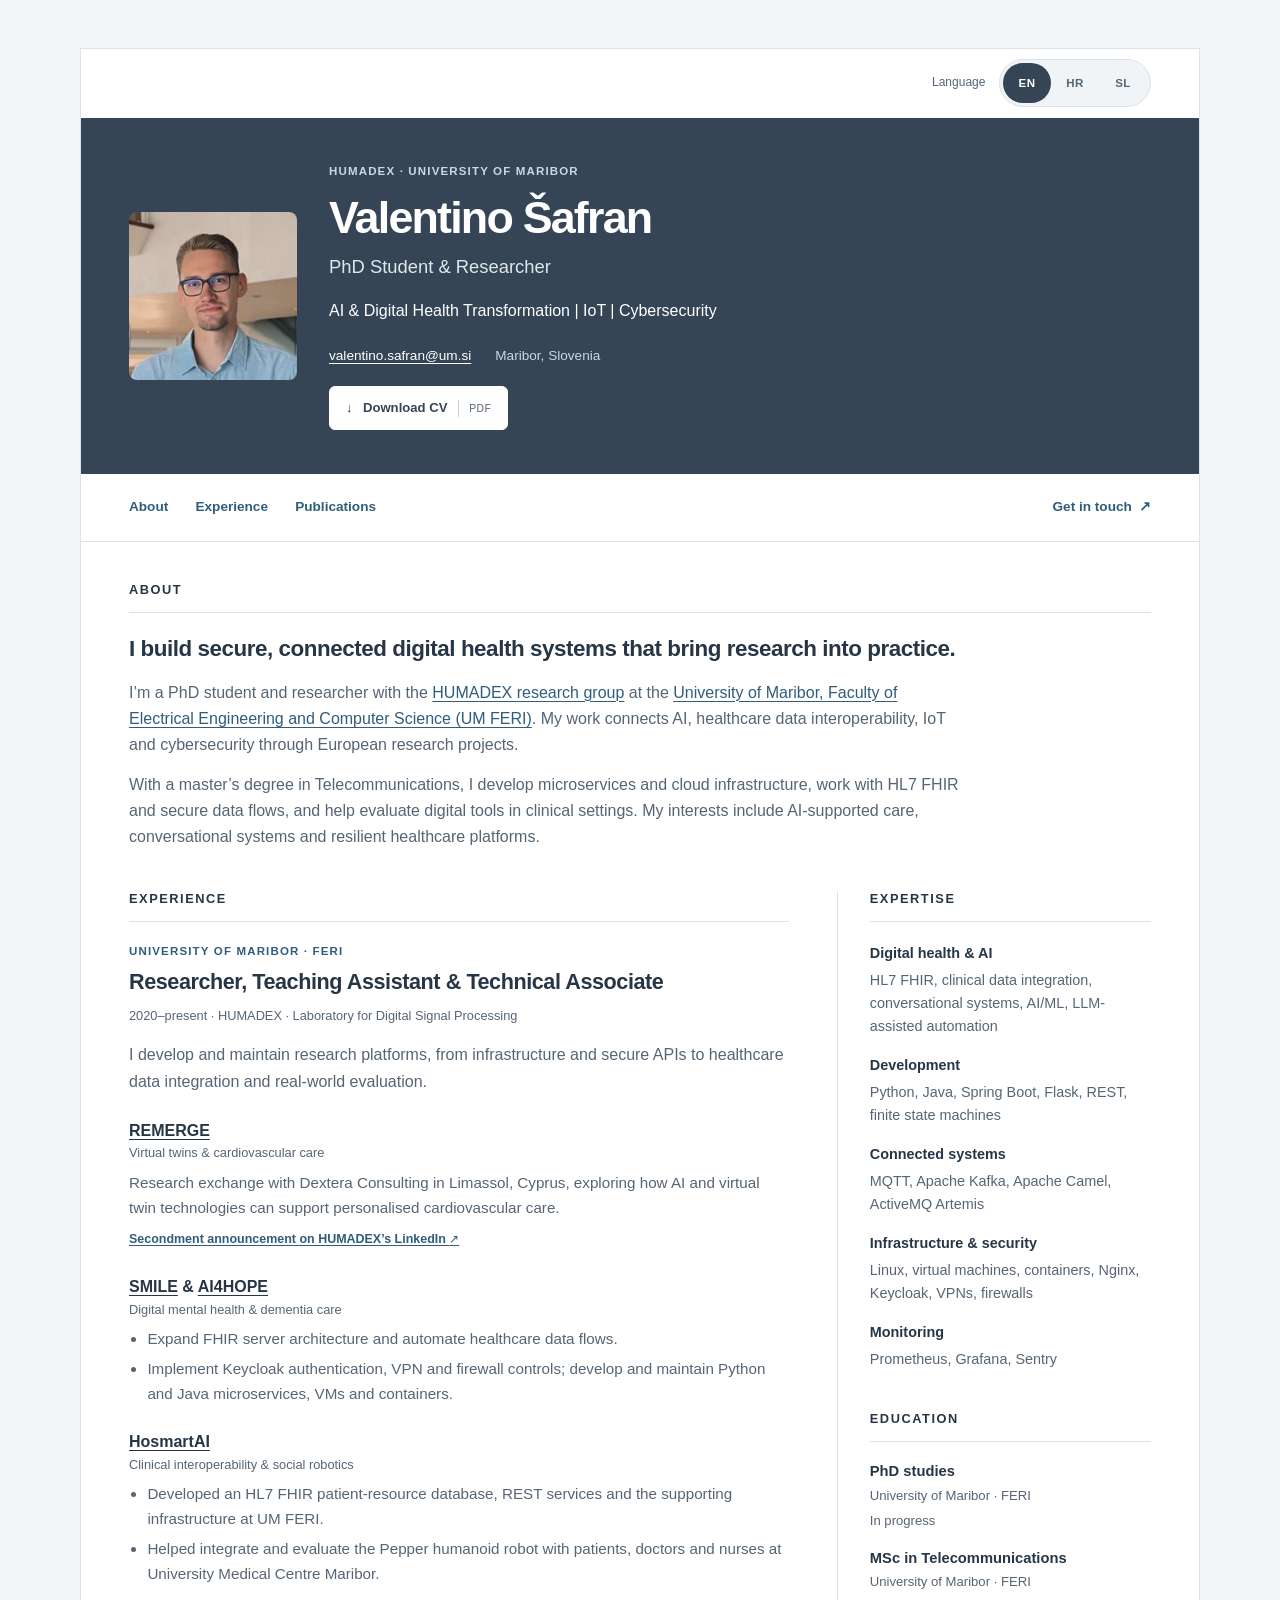
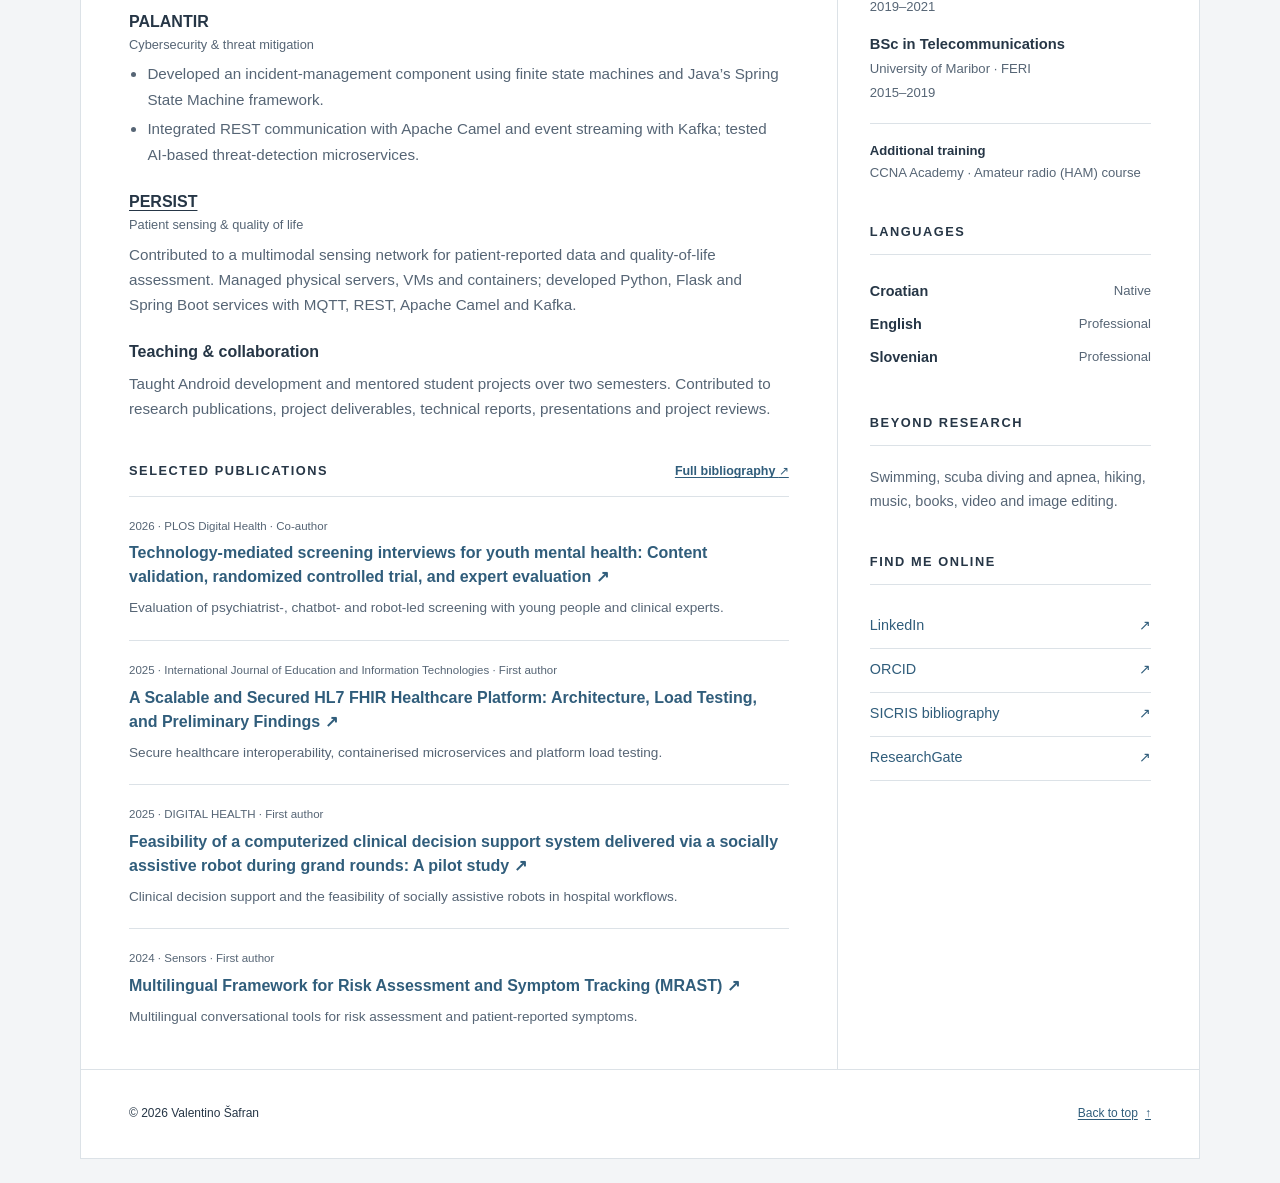
<file: index.html>
<!doctype html>
<!-- Generated by scripts/site/build_pages.py; edit the template and translations. -->
<html lang="en">
<head>
  <meta charset="utf-8">
  <meta name="viewport" content="width=device-width, initial-scale=1">
  <title>Valentino Šafran | AI &amp; Digital Health Researcher</title>
  <meta name="description" content="Valentino Šafran - PhD student and researcher at HUMADEX, University of Maribor (UM FERI). AI, digital health transformation, IoT and cybersecurity.">
  <meta name="author" content="Valentino Šafran">
  <meta name="theme-color" content="#354556">
  <link rel="canonical" href="https://valentino-web.netlify.app/">
  <link rel="alternate" hreflang="en" href="https://valentino-web.netlify.app/">
  <link rel="alternate" hreflang="hr" href="https://valentino-web.netlify.app/hr/">
  <link rel="alternate" hreflang="sl" href="https://valentino-web.netlify.app/sl/">
  <link rel="alternate" hreflang="x-default" href="https://valentino-web.netlify.app/">
  <meta property="og:type" content="profile">
  <meta property="og:title" content="Valentino Šafran | AI &amp; Digital Health Researcher">
  <meta property="og:description" content="Valentino Šafran - PhD student and researcher at HUMADEX, University of Maribor (UM FERI). AI, digital health transformation, IoT and cybersecurity.">
  <meta property="og:url" content="https://valentino-web.netlify.app/">
  <meta property="og:image" content="https://valentino-web.netlify.app/assets/images/valentino-safran-400.webp">
  <meta property="og:image:width" content="400">
  <meta property="og:image:height" content="400">
  <meta property="og:image:alt" content="Portrait of Valentino Šafran">
  <meta property="og:locale" content="en_GB">
  <meta name="twitter:card" content="summary">
  <meta name="twitter:title" content="Valentino Šafran | AI &amp; Digital Health Researcher">
  <meta name="twitter:description" content="Valentino Šafran - PhD student and researcher at HUMADEX, University of Maribor (UM FERI). AI, digital health transformation, IoT and cybersecurity.">
  <meta name="twitter:image" content="https://valentino-web.netlify.app/assets/images/valentino-safran-400.webp">
  <link rel="icon" href="favicon.ico" sizes="any">
  <link rel="stylesheet" href="assets/css/cv.css?v=9cb3c820f935">
</head>
<body>
  <a class="skip-link" href="#main">Skip to content</a>
  <div class="resume" id="top" itemscope itemtype="https://schema.org/Person">
    <div class="utility-bar">
      <nav class="language-switcher" aria-label="Website language">
        <span class="language-caption">Language</span>
        <ul class="language-options">
          <li><a href="/" hreflang="en" lang="en" title="English" aria-current="page">EN</a></li>
          <li><a href="/hr/" hreflang="hr" lang="hr" title="Hrvatski">HR</a></li>
          <li><a href="/sl/" hreflang="sl" lang="sl" title="Slovenščina">SL</a></li>
        </ul>
      </nav>
    </div>
    <header class="profile">
      <img class="portrait" src="assets/images/valentino-safran-200.webp"
        srcset="assets/images/valentino-safran-200.webp 200w, assets/images/valentino-safran-400.webp 400w"
        sizes="(max-width: 600px) 104px, 168px" width="200" height="200"
        alt="Portrait of Valentino Šafran" itemprop="image" fetchpriority="high" decoding="async">
      <div class="profile-copy">
        <p class="eyebrow">HUMADEX · University of Maribor</p>
        <h1 itemprop="name">Valentino Šafran</h1>
        <p class="role" itemprop="jobTitle">PhD Student &amp; Researcher</p>
        <p class="subtitle">AI &amp; Digital Health Transformation | IoT | Cybersecurity</p>
        <div class="profile-links">
          <a href="mailto:valentino.safran@um.si" itemprop="email">valentino.safran@um.si</a>
          <span class="location" itemprop="workLocation">Maribor, Slovenia</span>
        </div>
        <a class="download-cv" href="output/pdf/valentino-safran-cv-en.pdf?v=20261116-um-contact"
          download="Valentino-Safran-CV-EN.pdf" hreflang="en" title="Download the English CV - PDF, 2 pages">
          <span aria-hidden="true">↓</span> <span>Download CV</span> <span class="file-format">PDF</span>
        </a>
      </div>
    </header>
    <nav class="navigation" aria-label="Page sections">
      <ul>
        <li><a href="#about">About</a></li>
        <li><a href="#experience">Experience</a></li>
        <li><a href="#publications">Publications</a></li>
      </ul>
      <a class="contact-link" href="mailto:valentino.safran@um.si">Get in touch <span aria-hidden="true">↗</span></a>
    </nav>
    <main id="main" tabindex="-1">
      <section class="about section" id="about" aria-labelledby="about-title">
        <h2 id="about-title">About</h2>
        <p class="intro">I build secure, connected digital health systems that bring research into practice.</p>
        <p>I’m a PhD student and researcher with the <a href="https://humadex.feri.um.si/" itemprop="affiliation">HUMADEX research group</a> at the <a href="https://feri.um.si/en/">University of Maribor, Faculty of Electrical Engineering and Computer Science (UM FERI)</a>. My work connects AI, healthcare data interoperability, IoT and cybersecurity through European research projects.</p>
        <p>With a master’s degree in Telecommunications, I develop microservices and cloud infrastructure, work with HL7 FHIR and secure data flows, and help evaluate digital tools in clinical settings. My interests include AI-supported care, conversational systems and resilient healthcare platforms.</p>
      </section>
      <div class="cv-grid">
        <div class="primary-column">
          <section class="section" id="experience" aria-labelledby="experience-title">
            <h2 id="experience-title">Experience</h2>
            <div class="experience-heading">
              <p class="eyebrow">University of Maribor · FERI</p>
              <h3>Researcher, Teaching Assistant &amp; Technical Associate</h3>
              <p class="meta"><time datetime="2020">2020–present</time> · HUMADEX · Laboratory for Digital Signal Processing</p>
            </div>
            <p>I develop and maintain research platforms, from infrastructure and secure APIs to healthcare data integration and real-world evaluation.</p>

            <div class="project">
              <h4><a href="https://humadex.feri.um.si/project/remerge/">REMERGE</a> <span class="project-label">Virtual twins &amp; cardiovascular care</span></h4>
              <p>Research exchange with Dextera Consulting in Limassol, Cyprus, exploring how AI and virtual twin technologies can support personalised cardiovascular care.</p>
              <a class="source-link" href="https://www.linkedin.com/company/humadex/">Secondment announcement on HUMADEX’s LinkedIn <span aria-hidden="true">↗</span></a>
            </div>

            <div class="project">
              <h4><a href="https://humadex.feri.um.si/project/smile-project/">SMILE</a> &amp; <a href="https://humadex.feri.um.si/project/ai4hope-project/">AI4HOPE</a> <span class="project-label">Digital mental health &amp; dementia care</span></h4>

              <ul class="contributions">
                <li>Expand FHIR server architecture and automate healthcare data flows.</li>
                <li>Implement Keycloak authentication, VPN and firewall controls; develop and maintain Python and Java microservices, VMs and containers.</li>
              </ul>
            </div>

            <div class="project">
              <h4><a href="https://humadex.feri.um.si/project/hosmart-ai/">HosmartAI</a> <span class="project-label">Clinical interoperability &amp; social robotics</span></h4>

              <ul class="contributions">
                <li>Developed an HL7 FHIR patient-resource database, REST services and the supporting infrastructure at UM FERI.</li>
                <li>Helped integrate and evaluate the Pepper humanoid robot with patients, doctors and nurses at University Medical Centre Maribor.</li>
              </ul>
            </div>

            <div class="project">
              <h4>PALANTIR <span class="project-label">Cybersecurity &amp; threat mitigation</span></h4>

              <ul class="contributions">
                <li>Developed an incident-management component using finite state machines and Java’s Spring State Machine framework.</li>
                <li>Integrated REST communication with Apache Camel and event streaming with Kafka; tested AI-based threat-detection microservices.</li>
              </ul>
            </div>

            <div class="project">
              <h4><a href="https://humadex.feri.um.si/project/persist-project/">PERSIST</a> <span class="project-label">Patient sensing &amp; quality of life</span></h4>
              <p>Contributed to a multimodal sensing network for patient-reported data and quality-of-life assessment. Managed physical servers, VMs and containers; developed Python, Flask and Spring Boot services with MQTT, REST, Apache Camel and Kafka.</p>
            </div>

            <div class="project">
              <h4>Teaching &amp; collaboration</h4>
              <p>Taught Android development and mentored student projects over two semesters. Contributed to research publications, project deliverables, technical reports, presentations and project reviews.</p>
            </div>
          </section>
          <section class="section" id="publications" aria-labelledby="publications-title">
            <div class="section-heading">
              <h2 id="publications-title">Selected publications</h2>
              <a class="source-link" href="https://cris.cobiss.net/ecris/si/en/researcher/51746" itemprop="sameAs">Full bibliography <span aria-hidden="true">↗</span></a>
            </div>
            <ol class="publications">
              <li>
                <p class="publication-meta"><time datetime="2026-04-03">2026</time> · <span lang="en">PLOS Digital Health</span> · Co-author</p>
                <h3><a href="https://doi.org/10.1371/journal.pdig.0001069" lang="en">Technology-mediated screening interviews for youth mental health: Content validation, randomized controlled trial, and expert evaluation <span aria-hidden="true">↗</span></a></h3>
                <p>Evaluation of psychiatrist-, chatbot- and robot-led screening with young people and clinical experts.</p>
              </li>
              <li>
                <p class="publication-meta"><time datetime="2025-08-07">2025</time> · <span lang="en">International Journal of Education and Information Technologies</span> · First author</p>
                <h3><a href="https://doi.org/10.46300/9109.2025.19.13" lang="en">A Scalable and Secured HL7 FHIR Healthcare Platform: Architecture, Load Testing, and Preliminary Findings <span aria-hidden="true">↗</span></a></h3>
                <p>Secure healthcare interoperability, containerised microservices and platform load testing.</p>
              </li>
              <li>
                <p class="publication-meta"><time datetime="2025">2025</time> · <span lang="en">DIGITAL HEALTH</span> · First author</p>
                <h3><a href="https://doi.org/10.1177/20552076251339012" lang="en">Feasibility of a computerized clinical decision support system delivered via a socially assistive robot during grand rounds: A pilot study <span aria-hidden="true">↗</span></a></h3>
                <p>Clinical decision support and the feasibility of socially assistive robots in hospital workflows.</p>
              </li>
              <li>
                <p class="publication-meta"><time datetime="2024">2024</time> · <span lang="en">Sensors</span> · First author</p>
                <h3><a href="https://doi.org/10.3390/s24041101" lang="en">Multilingual Framework for Risk Assessment and Symptom Tracking (MRAST) <span aria-hidden="true">↗</span></a></h3>
                <p>Multilingual conversational tools for risk assessment and patient-reported symptoms.</p>
              </li>
            </ol>
          </section>
        </div>
        <aside class="secondary-column" aria-label="Skills, education and profile">
          <section class="section" aria-labelledby="expertise-title">
            <h2 id="expertise-title">Expertise</h2>
            <dl class="expertise">
              <div><dt>Digital health &amp; AI</dt><dd>HL7 FHIR, clinical data integration, conversational systems, AI/ML, LLM-assisted automation</dd></div>
              <div><dt>Development</dt><dd>Python, Java, Spring Boot, Flask, REST, finite state machines</dd></div>
              <div><dt>Connected systems</dt><dd>MQTT, Apache Kafka, Apache Camel, ActiveMQ Artemis</dd></div>
              <div><dt>Infrastructure &amp; security</dt><dd>Linux, virtual machines, containers, Nginx, Keycloak, VPNs, firewalls</dd></div>
              <div><dt>Monitoring</dt><dd>Prometheus, Grafana, Sentry</dd></div>
            </dl>
          </section>
          <section class="section" aria-labelledby="education-title">
            <h2 id="education-title">Education</h2>
            <ul class="plain-list education">
              <li><h3>PhD studies</h3><p>University of Maribor · FERI</p><p class="meta">In progress</p></li>
              <li><h3>MSc in Telecommunications</h3><p>University of Maribor · FERI</p><p class="meta">2019–2021</p></li>
              <li><h3>BSc in Telecommunications</h3><p>University of Maribor · FERI</p><p class="meta">2015–2019</p></li>
            </ul>
            <p class="training"><strong>Additional training</strong><br>CCNA Academy · Amateur radio (HAM) course</p>
          </section>
          <section class="section" aria-labelledby="languages-title">
            <h2 id="languages-title">Languages</h2>
            <dl class="languages">
              <div><dt>Croatian</dt><dd>Native</dd></div>
              <div><dt>English</dt><dd>Professional</dd></div>
              <div><dt>Slovenian</dt><dd>Professional</dd></div>
            </dl>
          </section>
          <section class="section" aria-labelledby="interests-title">
            <h2 id="interests-title">Beyond research</h2>
            <p>Swimming, scuba diving and apnea, hiking, music, books, video and image editing.</p>
          </section>
          <section class="section" aria-labelledby="connect-title">
            <h2 id="connect-title">Find me online</h2>
            <ul class="plain-list online-links">
              <li><a href="https://linkedin.com/in/valentino-safran" itemprop="sameAs">LinkedIn <span aria-hidden="true">↗</span></a></li>
              <li><a href="https://orcid.org/0000-0002-3664-3564" itemprop="sameAs">ORCID <span aria-hidden="true">↗</span></a></li>
              <li><a href="https://cris.cobiss.net/ecris/si/en/researcher/51746" itemprop="sameAs">SICRIS bibliography <span aria-hidden="true">↗</span></a></li>
              <li><a href="https://www.researchgate.net/profile/Valentino-Safran" itemprop="sameAs">ResearchGate <span aria-hidden="true">↗</span></a></li>
            </ul>
          </section>
        </aside>
      </div>
    </main>
    <footer class="footer">
      <p>© 2026 Valentino Šafran</p>
      <a class="back-to-top" href="#top">Back to top <span aria-hidden="true">↑</span></a>
    </footer>
  </div>
</body>
</html>
</file>
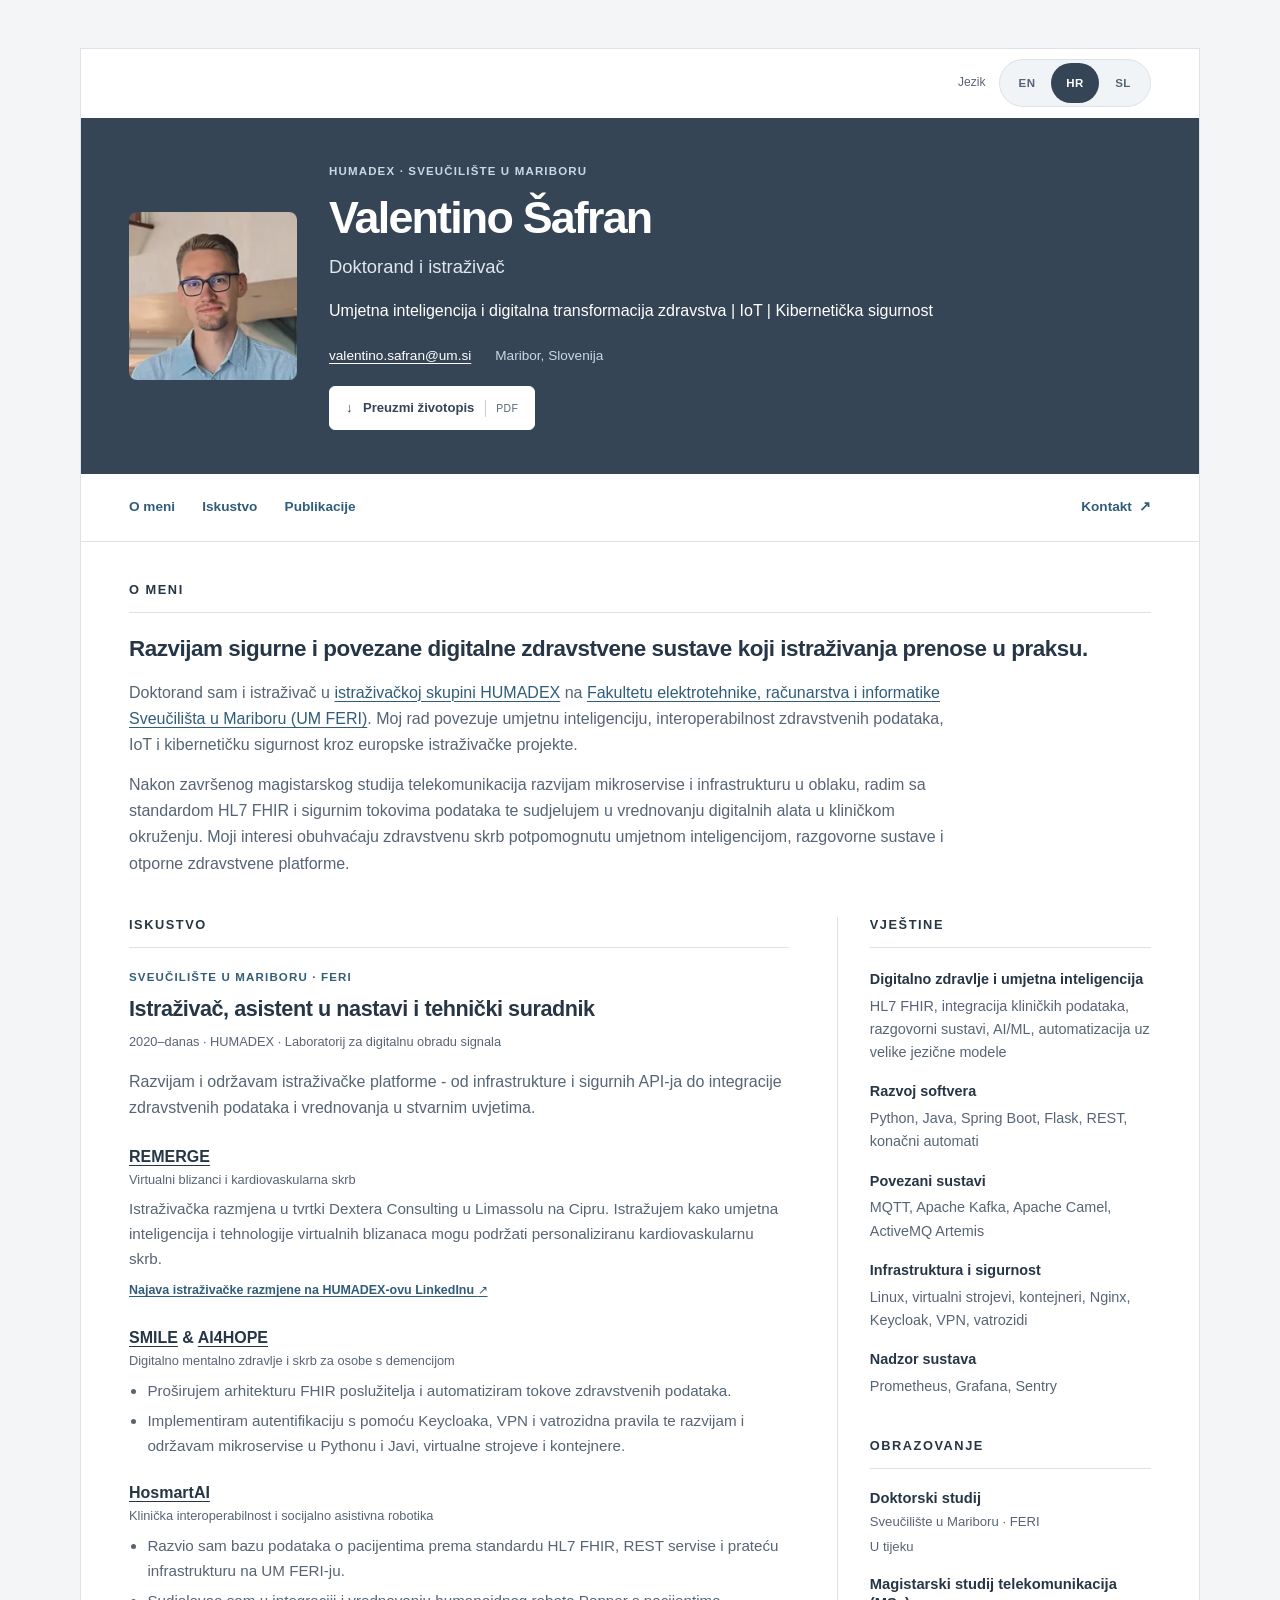
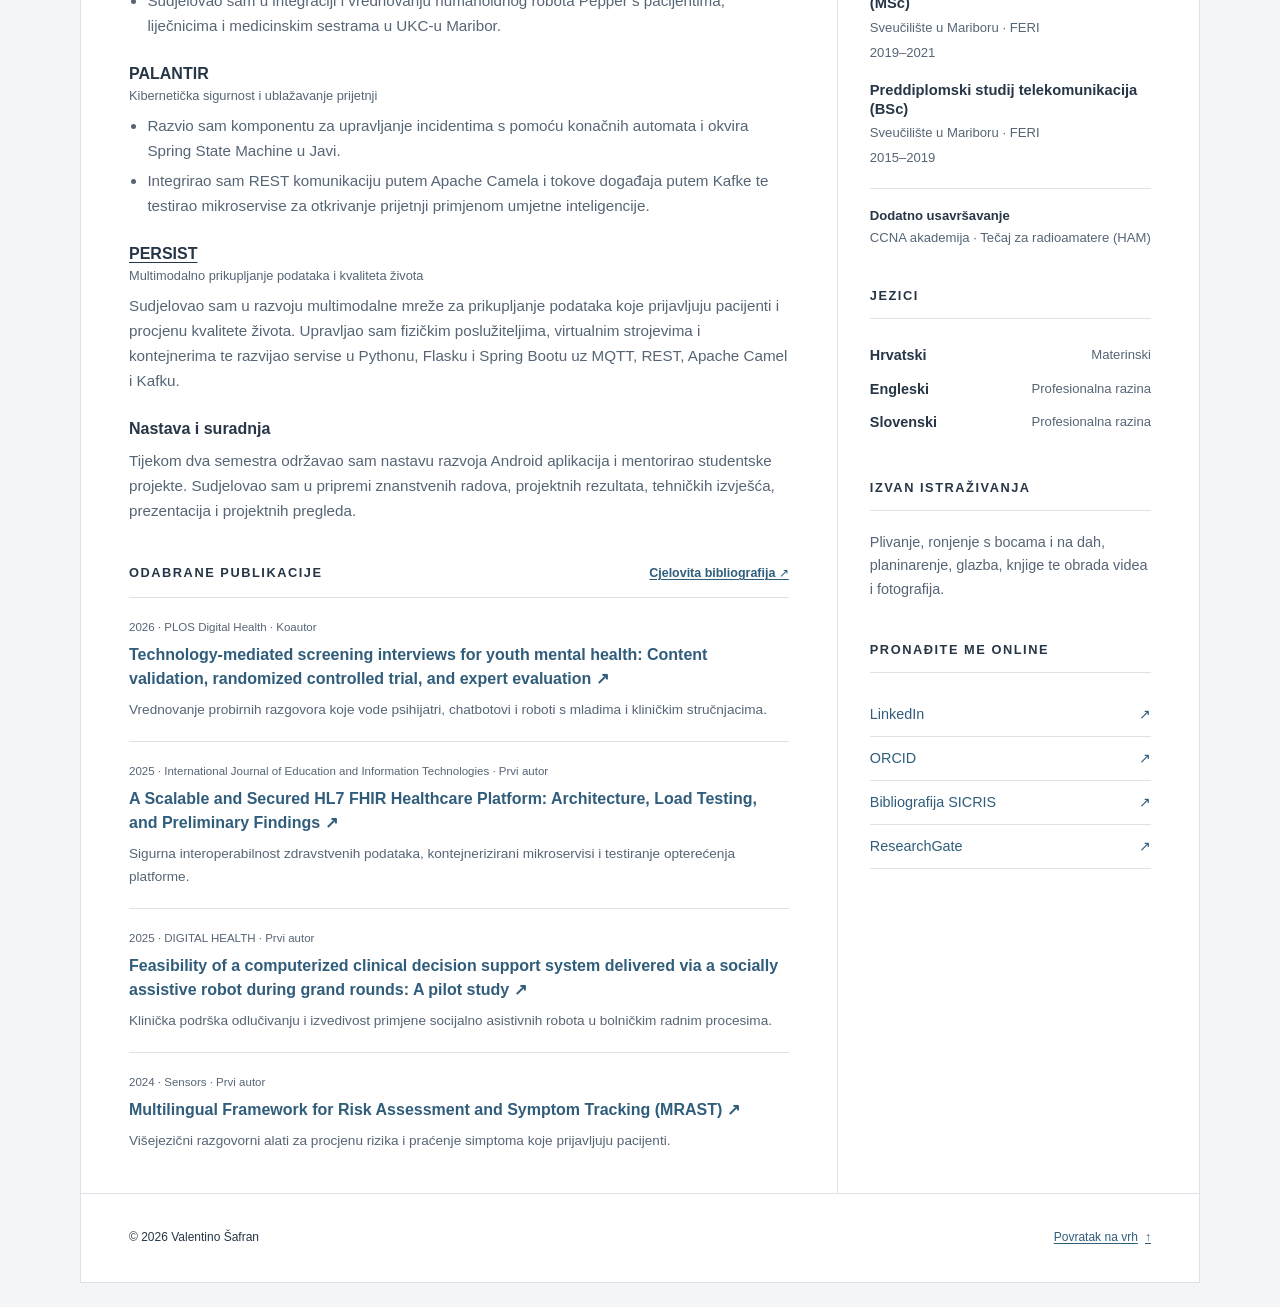
<file: hr/index.html>
<!doctype html>
<!-- Generated by scripts/site/build_pages.py; edit the template and translations. -->
<html lang="hr">
<head>
  <meta charset="utf-8">
  <meta name="viewport" content="width=device-width, initial-scale=1">
  <title>Valentino Šafran | Istraživač umjetne inteligencije i digitalnog zdravlja</title>
  <meta name="description" content="Valentino Šafran - doktorand i istraživač u skupini HUMADEX na Sveučilištu u Mariboru (UM FERI). Umjetna inteligencija, digitalno zdravlje, IoT i kibernetička sigurnost.">
  <meta name="author" content="Valentino Šafran">
  <meta name="theme-color" content="#354556">
  <link rel="canonical" href="https://valentino-web.netlify.app/hr/">
  <link rel="alternate" hreflang="en" href="https://valentino-web.netlify.app/">
  <link rel="alternate" hreflang="hr" href="https://valentino-web.netlify.app/hr/">
  <link rel="alternate" hreflang="sl" href="https://valentino-web.netlify.app/sl/">
  <link rel="alternate" hreflang="x-default" href="https://valentino-web.netlify.app/">
  <meta property="og:type" content="profile">
  <meta property="og:title" content="Valentino Šafran | Istraživač umjetne inteligencije i digitalnog zdravlja">
  <meta property="og:description" content="Valentino Šafran - doktorand i istraživač u skupini HUMADEX na Sveučilištu u Mariboru (UM FERI). Umjetna inteligencija, digitalno zdravlje, IoT i kibernetička sigurnost.">
  <meta property="og:url" content="https://valentino-web.netlify.app/hr/">
  <meta property="og:image" content="https://valentino-web.netlify.app/assets/images/valentino-safran-400.webp">
  <meta property="og:image:width" content="400">
  <meta property="og:image:height" content="400">
  <meta property="og:image:alt" content="Portret Valentina Šafrana">
  <meta property="og:locale" content="hr_HR">
  <meta name="twitter:card" content="summary">
  <meta name="twitter:title" content="Valentino Šafran | Istraživač umjetne inteligencije i digitalnog zdravlja">
  <meta name="twitter:description" content="Valentino Šafran - doktorand i istraživač u skupini HUMADEX na Sveučilištu u Mariboru (UM FERI). Umjetna inteligencija, digitalno zdravlje, IoT i kibernetička sigurnost.">
  <meta name="twitter:image" content="https://valentino-web.netlify.app/assets/images/valentino-safran-400.webp">
  <link rel="icon" href="../favicon.ico" sizes="any">
  <link rel="stylesheet" href="../assets/css/cv.css?v=9cb3c820f935">
</head>
<body>
  <a class="skip-link" href="#main">Preskoči na sadržaj</a>
  <div class="resume" id="top" itemscope itemtype="https://schema.org/Person">
    <div class="utility-bar">
      <nav class="language-switcher" aria-label="Jezik web-stranice">
        <span class="language-caption">Jezik</span>
        <ul class="language-options">
          <li><a href="/" hreflang="en" lang="en" title="English">EN</a></li>
          <li><a href="/hr/" hreflang="hr" lang="hr" title="Hrvatski" aria-current="page">HR</a></li>
          <li><a href="/sl/" hreflang="sl" lang="sl" title="Slovenščina">SL</a></li>
        </ul>
      </nav>
    </div>
    <header class="profile">
      <img class="portrait" src="../assets/images/valentino-safran-200.webp"
        srcset="../assets/images/valentino-safran-200.webp 200w, ../assets/images/valentino-safran-400.webp 400w"
        sizes="(max-width: 600px) 104px, 168px" width="200" height="200"
        alt="Portret Valentina Šafrana" itemprop="image" fetchpriority="high" decoding="async">
      <div class="profile-copy">
        <p class="eyebrow">HUMADEX · Sveučilište u Mariboru</p>
        <h1 itemprop="name">Valentino Šafran</h1>
        <p class="role" itemprop="jobTitle">Doktorand i istraživač</p>
        <p class="subtitle">Umjetna inteligencija i digitalna transformacija zdravstva | IoT | Kibernetička sigurnost</p>
        <div class="profile-links">
          <a href="mailto:valentino.safran@um.si" itemprop="email">valentino.safran@um.si</a>
          <span class="location" itemprop="workLocation">Maribor, Slovenija</span>
        </div>
        <a class="download-cv" href="../output/pdf/valentino-safran-cv-hr.pdf?v=20261116-um-contact"
          download="Valentino-Safran-CV-HR.pdf" hreflang="hr" title="Preuzmi životopis na hrvatskom - PDF, 2 stranice">
          <span aria-hidden="true">↓</span> <span>Preuzmi životopis</span> <span class="file-format">PDF</span>
        </a>
      </div>
    </header>
    <nav class="navigation" aria-label="Odjeljci stranice">
      <ul>
        <li><a href="#about">O meni</a></li>
        <li><a href="#experience">Iskustvo</a></li>
        <li><a href="#publications">Publikacije</a></li>
      </ul>
      <a class="contact-link" href="mailto:valentino.safran@um.si">Kontakt <span aria-hidden="true">↗</span></a>
    </nav>
    <main id="main" tabindex="-1">
      <section class="about section" id="about" aria-labelledby="about-title">
        <h2 id="about-title">O meni</h2>
        <p class="intro">Razvijam sigurne i povezane digitalne zdravstvene sustave koji istraživanja prenose u praksu.</p>
        <p>Doktorand sam i istraživač u <a href="https://humadex.feri.um.si/" itemprop="affiliation">istraživačkoj skupini HUMADEX</a> na <a href="https://feri.um.si/en/">Fakultetu elektrotehnike, računarstva i informatike Sveučilišta u Mariboru (UM FERI)</a>. Moj rad povezuje umjetnu inteligenciju, interoperabilnost zdravstvenih podataka, IoT i kibernetičku sigurnost kroz europske istraživačke projekte.</p>
        <p>Nakon završenog magistarskog studija telekomunikacija razvijam mikroservise i infrastrukturu u oblaku, radim sa standardom HL7 FHIR i sigurnim tokovima podataka te sudjelujem u vrednovanju digitalnih alata u kliničkom okruženju. Moji interesi obuhvaćaju zdravstvenu skrb potpomognutu umjetnom inteligencijom, razgovorne sustave i otporne zdravstvene platforme.</p>
      </section>
      <div class="cv-grid">
        <div class="primary-column">
          <section class="section" id="experience" aria-labelledby="experience-title">
            <h2 id="experience-title">Iskustvo</h2>
            <div class="experience-heading">
              <p class="eyebrow">Sveučilište u Mariboru · FERI</p>
              <h3>Istraživač, asistent u nastavi i tehnički suradnik</h3>
              <p class="meta"><time datetime="2020">2020–danas</time> · HUMADEX · Laboratorij za digitalnu obradu signala</p>
            </div>
            <p>Razvijam i održavam istraživačke platforme - od infrastrukture i sigurnih API-ja do integracije zdravstvenih podataka i vrednovanja u stvarnim uvjetima.</p>

            <div class="project">
              <h4><a href="https://humadex.feri.um.si/project/remerge/">REMERGE</a> <span class="project-label">Virtualni blizanci i kardiovaskularna skrb</span></h4>
              <p>Istraživačka razmjena u tvrtki Dextera Consulting u Limassolu na Cipru. Istražujem kako umjetna inteligencija i tehnologije virtualnih blizanaca mogu podržati personaliziranu kardiovaskularnu skrb.</p>
              <a class="source-link" href="https://www.linkedin.com/company/humadex/">Najava istraživačke razmjene na HUMADEX-ovu LinkedInu <span aria-hidden="true">↗</span></a>
            </div>

            <div class="project">
              <h4><a href="https://humadex.feri.um.si/project/smile-project/">SMILE</a> &amp; <a href="https://humadex.feri.um.si/project/ai4hope-project/">AI4HOPE</a> <span class="project-label">Digitalno mentalno zdravlje i skrb za osobe s demencijom</span></h4>

              <ul class="contributions">
                <li>Proširujem arhitekturu FHIR poslužitelja i automatiziram tokove zdravstvenih podataka.</li>
                <li>Implementiram autentifikaciju s pomoću Keycloaka, VPN i vatrozidna pravila te razvijam i održavam mikroservise u Pythonu i Javi, virtualne strojeve i kontejnere.</li>
              </ul>
            </div>

            <div class="project">
              <h4><a href="https://humadex.feri.um.si/project/hosmart-ai/">HosmartAI</a> <span class="project-label">Klinička interoperabilnost i socijalno asistivna robotika</span></h4>

              <ul class="contributions">
                <li>Razvio sam bazu podataka o pacijentima prema standardu HL7 FHIR, REST servise i prateću infrastrukturu na UM FERI-ju.</li>
                <li>Sudjelovao sam u integraciji i vrednovanju humanoidnog robota Pepper s pacijentima, liječnicima i medicinskim sestrama u UKC-u Maribor.</li>
              </ul>
            </div>

            <div class="project">
              <h4>PALANTIR <span class="project-label">Kibernetička sigurnost i ublažavanje prijetnji</span></h4>

              <ul class="contributions">
                <li>Razvio sam komponentu za upravljanje incidentima s pomoću konačnih automata i okvira Spring State Machine u Javi.</li>
                <li>Integrirao sam REST komunikaciju putem Apache Camela i tokove događaja putem Kafke te testirao mikroservise za otkrivanje prijetnji primjenom umjetne inteligencije.</li>
              </ul>
            </div>

            <div class="project">
              <h4><a href="https://humadex.feri.um.si/project/persist-project/">PERSIST</a> <span class="project-label">Multimodalno prikupljanje podataka i kvaliteta života</span></h4>
              <p>Sudjelovao sam u razvoju multimodalne mreže za prikupljanje podataka koje prijavljuju pacijenti i procjenu kvalitete života. Upravljao sam fizičkim poslužiteljima, virtualnim strojevima i kontejnerima te razvijao servise u Pythonu, Flasku i Spring Bootu uz MQTT, REST, Apache Camel i Kafku.</p>
            </div>

            <div class="project">
              <h4>Nastava i suradnja</h4>
              <p>Tijekom dva semestra održavao sam nastavu razvoja Android aplikacija i mentorirao studentske projekte. Sudjelovao sam u pripremi znanstvenih radova, projektnih rezultata, tehničkih izvješća, prezentacija i projektnih pregleda.</p>
            </div>
          </section>
          <section class="section" id="publications" aria-labelledby="publications-title">
            <div class="section-heading">
              <h2 id="publications-title">Odabrane publikacije</h2>
              <a class="source-link" href="https://cris.cobiss.net/ecris/si/en/researcher/51746" itemprop="sameAs">Cjelovita bibliografija <span aria-hidden="true">↗</span></a>
            </div>
            <ol class="publications">
              <li>
                <p class="publication-meta"><time datetime="2026-04-03">2026</time> · <span lang="en">PLOS Digital Health</span> · Koautor</p>
                <h3><a href="https://doi.org/10.1371/journal.pdig.0001069" lang="en">Technology-mediated screening interviews for youth mental health: Content validation, randomized controlled trial, and expert evaluation <span aria-hidden="true">↗</span></a></h3>
                <p>Vrednovanje probirnih razgovora koje vode psihijatri, chatbotovi i roboti s mladima i kliničkim stručnjacima.</p>
              </li>
              <li>
                <p class="publication-meta"><time datetime="2025-08-07">2025</time> · <span lang="en">International Journal of Education and Information Technologies</span> · Prvi autor</p>
                <h3><a href="https://doi.org/10.46300/9109.2025.19.13" lang="en">A Scalable and Secured HL7 FHIR Healthcare Platform: Architecture, Load Testing, and Preliminary Findings <span aria-hidden="true">↗</span></a></h3>
                <p>Sigurna interoperabilnost zdravstvenih podataka, kontejnerizirani mikroservisi i testiranje opterećenja platforme.</p>
              </li>
              <li>
                <p class="publication-meta"><time datetime="2025">2025</time> · <span lang="en">DIGITAL HEALTH</span> · Prvi autor</p>
                <h3><a href="https://doi.org/10.1177/20552076251339012" lang="en">Feasibility of a computerized clinical decision support system delivered via a socially assistive robot during grand rounds: A pilot study <span aria-hidden="true">↗</span></a></h3>
                <p>Klinička podrška odlučivanju i izvedivost primjene socijalno asistivnih robota u bolničkim radnim procesima.</p>
              </li>
              <li>
                <p class="publication-meta"><time datetime="2024">2024</time> · <span lang="en">Sensors</span> · Prvi autor</p>
                <h3><a href="https://doi.org/10.3390/s24041101" lang="en">Multilingual Framework for Risk Assessment and Symptom Tracking (MRAST) <span aria-hidden="true">↗</span></a></h3>
                <p>Višejezični razgovorni alati za procjenu rizika i praćenje simptoma koje prijavljuju pacijenti.</p>
              </li>
            </ol>
          </section>
        </div>
        <aside class="secondary-column" aria-label="Vještine, obrazovanje i profil">
          <section class="section" aria-labelledby="expertise-title">
            <h2 id="expertise-title">Vještine</h2>
            <dl class="expertise">
              <div><dt>Digitalno zdravlje i umjetna inteligencija</dt><dd>HL7 FHIR, integracija kliničkih podataka, razgovorni sustavi, AI/ML, automatizacija uz velike jezične modele</dd></div>
              <div><dt>Razvoj softvera</dt><dd>Python, Java, Spring Boot, Flask, REST, konačni automati</dd></div>
              <div><dt>Povezani sustavi</dt><dd>MQTT, Apache Kafka, Apache Camel, ActiveMQ Artemis</dd></div>
              <div><dt>Infrastruktura i sigurnost</dt><dd>Linux, virtualni strojevi, kontejneri, Nginx, Keycloak, VPN, vatrozidi</dd></div>
              <div><dt>Nadzor sustava</dt><dd>Prometheus, Grafana, Sentry</dd></div>
            </dl>
          </section>
          <section class="section" aria-labelledby="education-title">
            <h2 id="education-title">Obrazovanje</h2>
            <ul class="plain-list education">
              <li><h3>Doktorski studij</h3><p>Sveučilište u Mariboru · FERI</p><p class="meta">U tijeku</p></li>
              <li><h3>Magistarski studij telekomunikacija (MSc)</h3><p>Sveučilište u Mariboru · FERI</p><p class="meta">2019–2021</p></li>
              <li><h3>Preddiplomski studij telekomunikacija (BSc)</h3><p>Sveučilište u Mariboru · FERI</p><p class="meta">2015–2019</p></li>
            </ul>
            <p class="training"><strong>Dodatno usavršavanje</strong><br>CCNA akademija · Tečaj za radioamatere (HAM)</p>
          </section>
          <section class="section" aria-labelledby="languages-title">
            <h2 id="languages-title">Jezici</h2>
            <dl class="languages">
              <div><dt>Hrvatski</dt><dd>Materinski</dd></div>
              <div><dt>Engleski</dt><dd>Profesionalna razina</dd></div>
              <div><dt>Slovenski</dt><dd>Profesionalna razina</dd></div>
            </dl>
          </section>
          <section class="section" aria-labelledby="interests-title">
            <h2 id="interests-title">Izvan istraživanja</h2>
            <p>Plivanje, ronjenje s bocama i na dah, planinarenje, glazba, knjige te obrada videa i fotografija.</p>
          </section>
          <section class="section" aria-labelledby="connect-title">
            <h2 id="connect-title">Pronađite me online</h2>
            <ul class="plain-list online-links">
              <li><a href="https://linkedin.com/in/valentino-safran" itemprop="sameAs">LinkedIn <span aria-hidden="true">↗</span></a></li>
              <li><a href="https://orcid.org/0000-0002-3664-3564" itemprop="sameAs">ORCID <span aria-hidden="true">↗</span></a></li>
              <li><a href="https://cris.cobiss.net/ecris/si/en/researcher/51746" itemprop="sameAs">Bibliografija SICRIS <span aria-hidden="true">↗</span></a></li>
              <li><a href="https://www.researchgate.net/profile/Valentino-Safran" itemprop="sameAs">ResearchGate <span aria-hidden="true">↗</span></a></li>
            </ul>
          </section>
        </aside>
      </div>
    </main>
    <footer class="footer">
      <p>© 2026 Valentino Šafran</p>
      <a class="back-to-top" href="#top">Povratak na vrh <span aria-hidden="true">↑</span></a>
    </footer>
  </div>
</body>
</html>
</file>
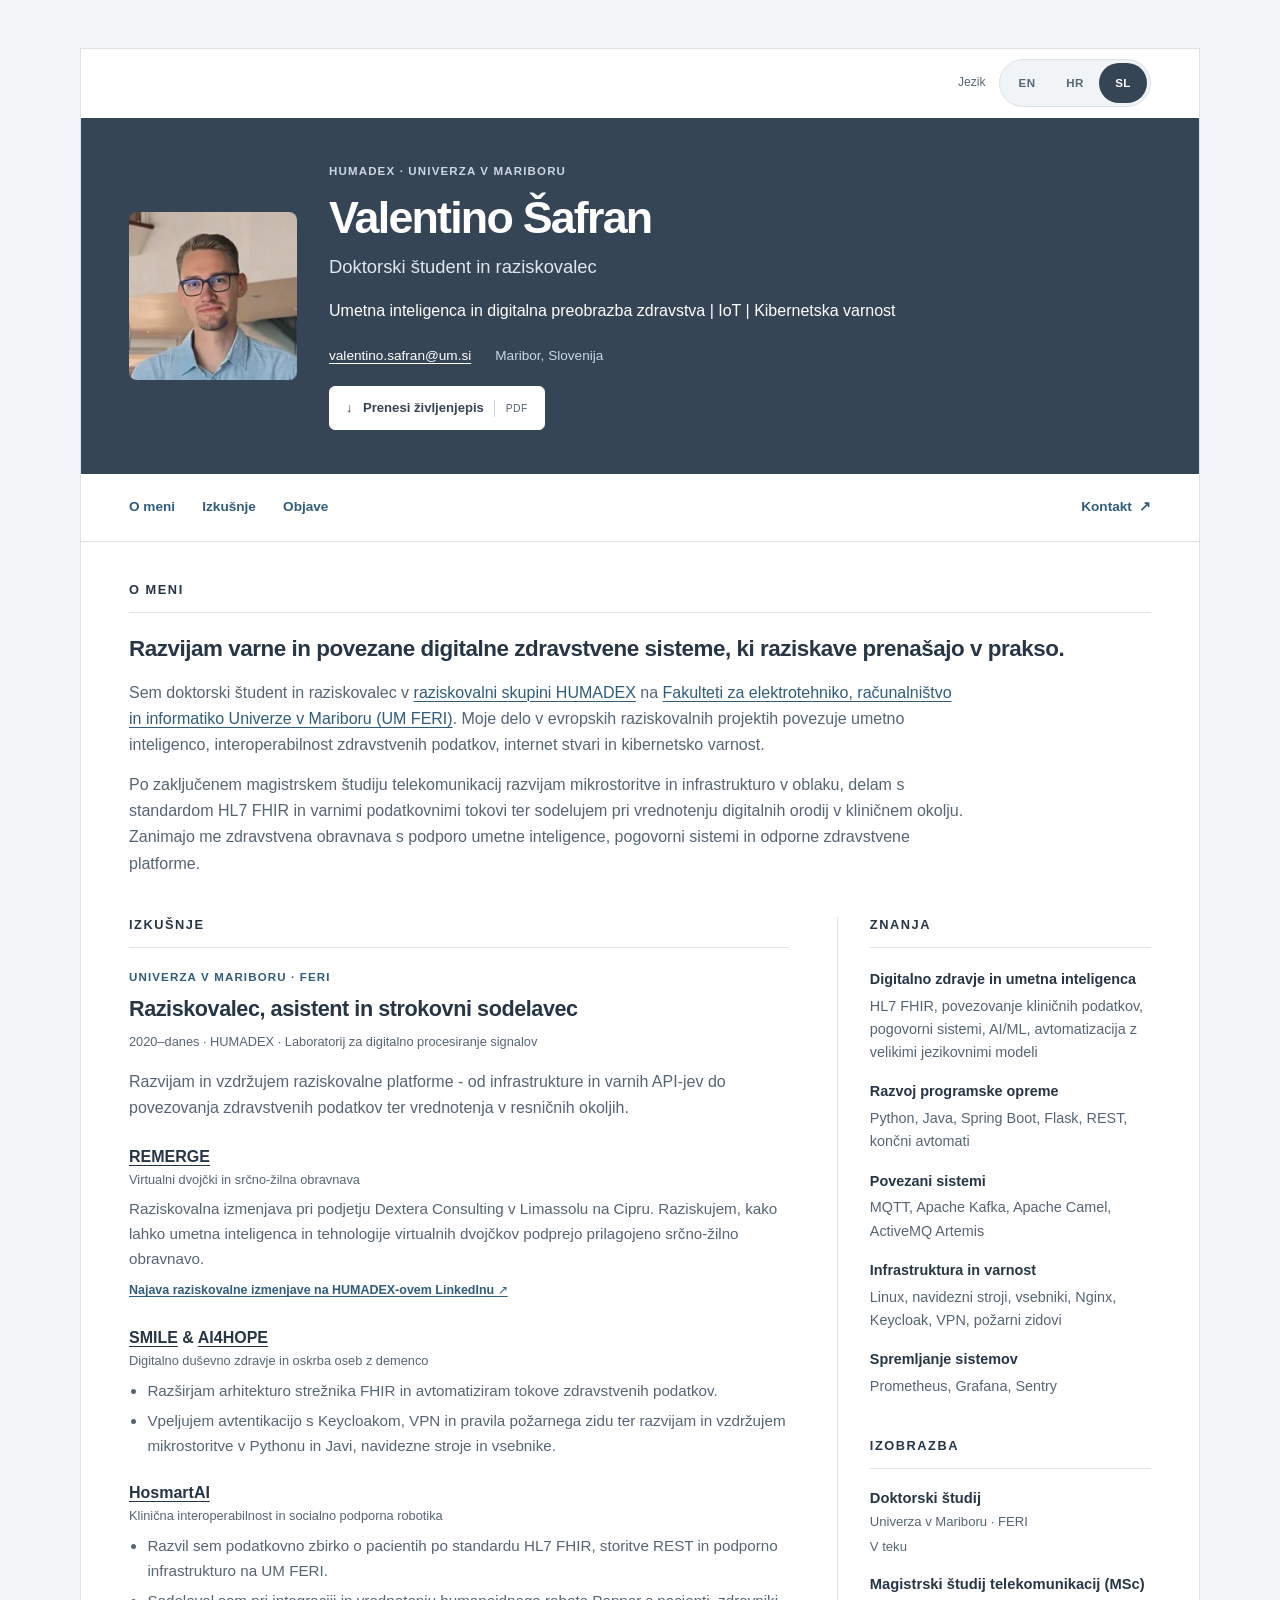
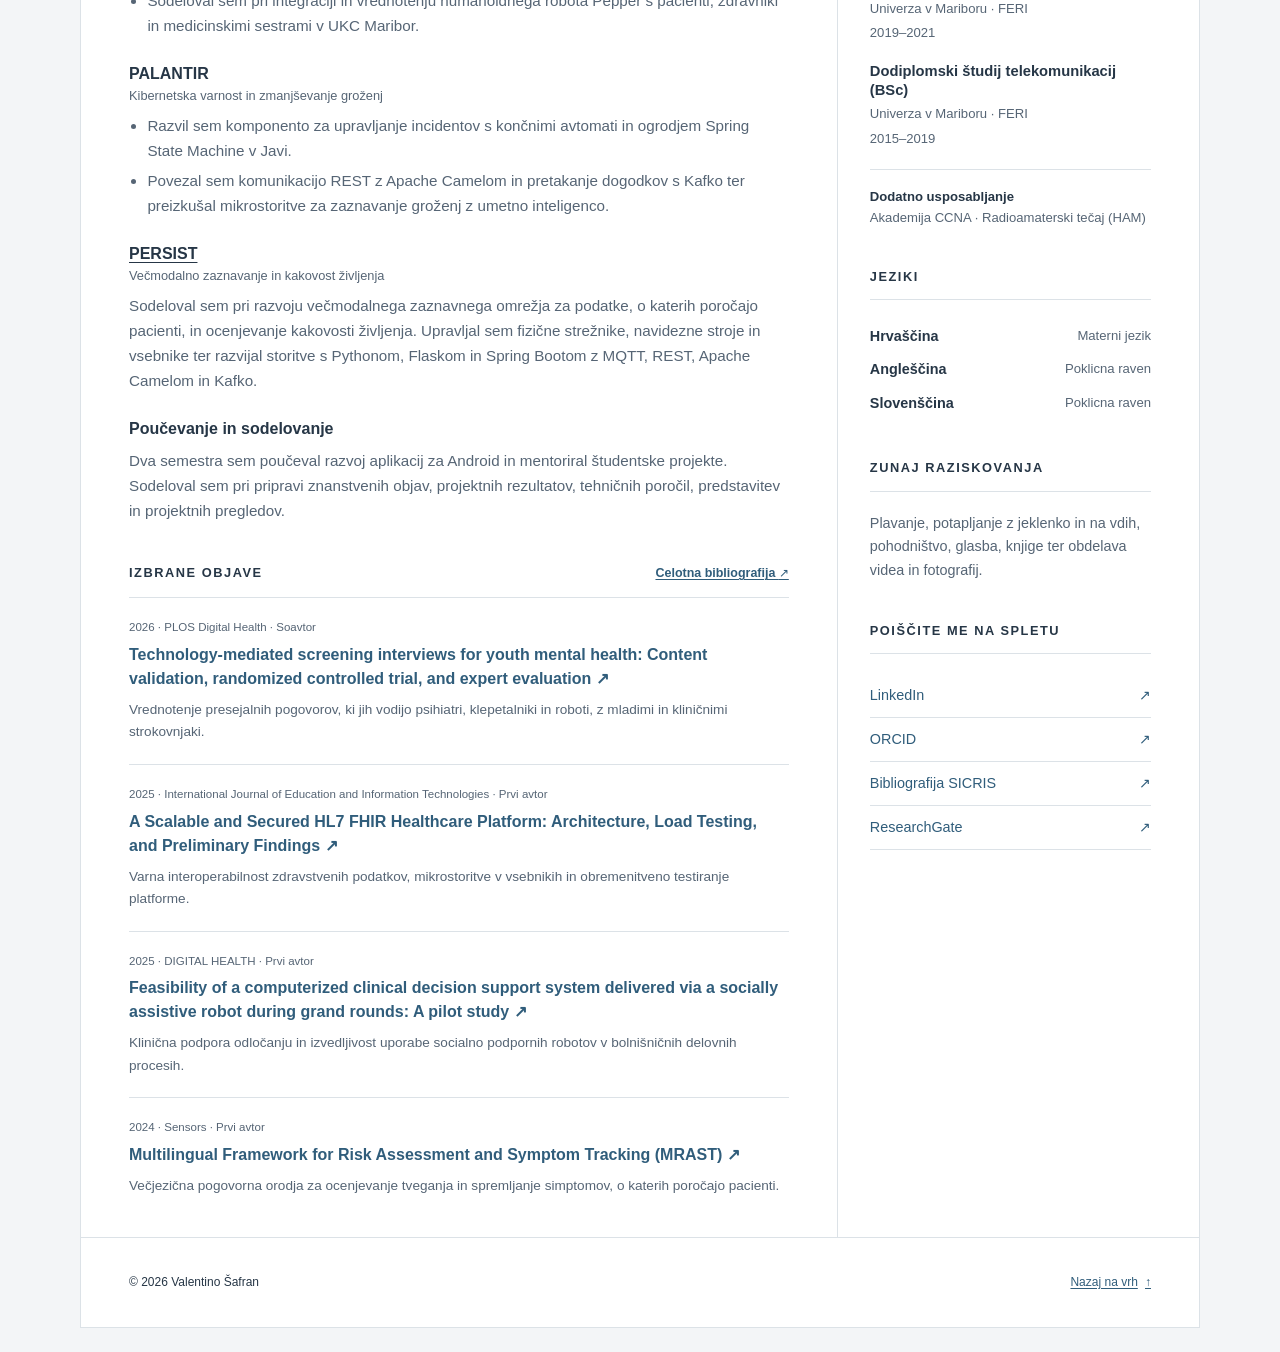
<file: sl/index.html>
<!doctype html>
<!-- Generated by scripts/site/build_pages.py; edit the template and translations. -->
<html lang="sl">
<head>
  <meta charset="utf-8">
  <meta name="viewport" content="width=device-width, initial-scale=1">
  <title>Valentino Šafran | Raziskovalec umetne inteligence in digitalnega zdravja</title>
  <meta name="description" content="Valentino Šafran - doktorski študent in raziskovalec v skupini HUMADEX na Univerzi v Mariboru (UM FERI). Umetna inteligenca, digitalno zdravje, IoT in kibernetska varnost.">
  <meta name="author" content="Valentino Šafran">
  <meta name="theme-color" content="#354556">
  <link rel="canonical" href="https://valentino-web.netlify.app/sl/">
  <link rel="alternate" hreflang="en" href="https://valentino-web.netlify.app/">
  <link rel="alternate" hreflang="hr" href="https://valentino-web.netlify.app/hr/">
  <link rel="alternate" hreflang="sl" href="https://valentino-web.netlify.app/sl/">
  <link rel="alternate" hreflang="x-default" href="https://valentino-web.netlify.app/">
  <meta property="og:type" content="profile">
  <meta property="og:title" content="Valentino Šafran | Raziskovalec umetne inteligence in digitalnega zdravja">
  <meta property="og:description" content="Valentino Šafran - doktorski študent in raziskovalec v skupini HUMADEX na Univerzi v Mariboru (UM FERI). Umetna inteligenca, digitalno zdravje, IoT in kibernetska varnost.">
  <meta property="og:url" content="https://valentino-web.netlify.app/sl/">
  <meta property="og:image" content="https://valentino-web.netlify.app/assets/images/valentino-safran-400.webp">
  <meta property="og:image:width" content="400">
  <meta property="og:image:height" content="400">
  <meta property="og:image:alt" content="Portret Valentina Šafrana">
  <meta property="og:locale" content="sl_SI">
  <meta name="twitter:card" content="summary">
  <meta name="twitter:title" content="Valentino Šafran | Raziskovalec umetne inteligence in digitalnega zdravja">
  <meta name="twitter:description" content="Valentino Šafran - doktorski študent in raziskovalec v skupini HUMADEX na Univerzi v Mariboru (UM FERI). Umetna inteligenca, digitalno zdravje, IoT in kibernetska varnost.">
  <meta name="twitter:image" content="https://valentino-web.netlify.app/assets/images/valentino-safran-400.webp">
  <link rel="icon" href="../favicon.ico" sizes="any">
  <link rel="stylesheet" href="../assets/css/cv.css?v=9cb3c820f935">
</head>
<body>
  <a class="skip-link" href="#main">Preskoči na vsebino</a>
  <div class="resume" id="top" itemscope itemtype="https://schema.org/Person">
    <div class="utility-bar">
      <nav class="language-switcher" aria-label="Jezik spletne strani">
        <span class="language-caption">Jezik</span>
        <ul class="language-options">
          <li><a href="/" hreflang="en" lang="en" title="English">EN</a></li>
          <li><a href="/hr/" hreflang="hr" lang="hr" title="Hrvatski">HR</a></li>
          <li><a href="/sl/" hreflang="sl" lang="sl" title="Slovenščina" aria-current="page">SL</a></li>
        </ul>
      </nav>
    </div>
    <header class="profile">
      <img class="portrait" src="../assets/images/valentino-safran-200.webp"
        srcset="../assets/images/valentino-safran-200.webp 200w, ../assets/images/valentino-safran-400.webp 400w"
        sizes="(max-width: 600px) 104px, 168px" width="200" height="200"
        alt="Portret Valentina Šafrana" itemprop="image" fetchpriority="high" decoding="async">
      <div class="profile-copy">
        <p class="eyebrow">HUMADEX · Univerza v Mariboru</p>
        <h1 itemprop="name">Valentino Šafran</h1>
        <p class="role" itemprop="jobTitle">Doktorski študent in raziskovalec</p>
        <p class="subtitle">Umetna inteligenca in digitalna preobrazba zdravstva | IoT | Kibernetska varnost</p>
        <div class="profile-links">
          <a href="mailto:valentino.safran@um.si" itemprop="email">valentino.safran@um.si</a>
          <span class="location" itemprop="workLocation">Maribor, Slovenija</span>
        </div>
        <a class="download-cv" href="../output/pdf/valentino-safran-cv-sl.pdf?v=20261116-um-contact"
          download="Valentino-Safran-CV-SL.pdf" hreflang="sl" title="Prenesi življenjepis v slovenščini - PDF, 2 strani">
          <span aria-hidden="true">↓</span> <span>Prenesi življenjepis</span> <span class="file-format">PDF</span>
        </a>
      </div>
    </header>
    <nav class="navigation" aria-label="Razdelki strani">
      <ul>
        <li><a href="#about">O meni</a></li>
        <li><a href="#experience">Izkušnje</a></li>
        <li><a href="#publications">Objave</a></li>
      </ul>
      <a class="contact-link" href="mailto:valentino.safran@um.si">Kontakt <span aria-hidden="true">↗</span></a>
    </nav>
    <main id="main" tabindex="-1">
      <section class="about section" id="about" aria-labelledby="about-title">
        <h2 id="about-title">O meni</h2>
        <p class="intro">Razvijam varne in povezane digitalne zdravstvene sisteme, ki raziskave prenašajo v prakso.</p>
        <p>Sem doktorski študent in raziskovalec v <a href="https://humadex.feri.um.si/" itemprop="affiliation">raziskovalni skupini HUMADEX</a> na <a href="https://feri.um.si/en/">Fakulteti za elektrotehniko, računalništvo in informatiko Univerze v Mariboru (UM FERI)</a>. Moje delo v evropskih raziskovalnih projektih povezuje umetno inteligenco, interoperabilnost zdravstvenih podatkov, internet stvari in kibernetsko varnost.</p>
        <p>Po zaključenem magistrskem študiju telekomunikacij razvijam mikrostoritve in infrastrukturo v oblaku, delam s standardom HL7 FHIR in varnimi podatkovnimi tokovi ter sodelujem pri vrednotenju digitalnih orodij v kliničnem okolju. Zanimajo me zdravstvena obravnava s podporo umetne inteligence, pogovorni sistemi in odporne zdravstvene platforme.</p>
      </section>
      <div class="cv-grid">
        <div class="primary-column">
          <section class="section" id="experience" aria-labelledby="experience-title">
            <h2 id="experience-title">Izkušnje</h2>
            <div class="experience-heading">
              <p class="eyebrow">Univerza v Mariboru · FERI</p>
              <h3>Raziskovalec, asistent in strokovni sodelavec</h3>
              <p class="meta"><time datetime="2020">2020–danes</time> · HUMADEX · Laboratorij za digitalno procesiranje signalov</p>
            </div>
            <p>Razvijam in vzdržujem raziskovalne platforme - od infrastrukture in varnih API-jev do povezovanja zdravstvenih podatkov ter vrednotenja v resničnih okoljih.</p>

            <div class="project">
              <h4><a href="https://humadex.feri.um.si/project/remerge/">REMERGE</a> <span class="project-label">Virtualni dvojčki in srčno-žilna obravnava</span></h4>
              <p>Raziskovalna izmenjava pri podjetju Dextera Consulting v Limassolu na Cipru. Raziskujem, kako lahko umetna inteligenca in tehnologije virtualnih dvojčkov podprejo prilagojeno srčno-žilno obravnavo.</p>
              <a class="source-link" href="https://www.linkedin.com/company/humadex/">Najava raziskovalne izmenjave na HUMADEX-ovem LinkedInu <span aria-hidden="true">↗</span></a>
            </div>

            <div class="project">
              <h4><a href="https://humadex.feri.um.si/project/smile-project/">SMILE</a> &amp; <a href="https://humadex.feri.um.si/project/ai4hope-project/">AI4HOPE</a> <span class="project-label">Digitalno duševno zdravje in oskrba oseb z demenco</span></h4>

              <ul class="contributions">
                <li>Razširjam arhitekturo strežnika FHIR in avtomatiziram tokove zdravstvenih podatkov.</li>
                <li>Vpeljujem avtentikacijo s Keycloakom, VPN in pravila požarnega zidu ter razvijam in vzdržujem mikrostoritve v Pythonu in Javi, navidezne stroje in vsebnike.</li>
              </ul>
            </div>

            <div class="project">
              <h4><a href="https://humadex.feri.um.si/project/hosmart-ai/">HosmartAI</a> <span class="project-label">Klinična interoperabilnost in socialno podporna robotika</span></h4>

              <ul class="contributions">
                <li>Razvil sem podatkovno zbirko o pacientih po standardu HL7 FHIR, storitve REST in podporno infrastrukturo na UM FERI.</li>
                <li>Sodeloval sem pri integraciji in vrednotenju humanoidnega robota Pepper s pacienti, zdravniki in medicinskimi sestrami v UKC Maribor.</li>
              </ul>
            </div>

            <div class="project">
              <h4>PALANTIR <span class="project-label">Kibernetska varnost in zmanjševanje groženj</span></h4>

              <ul class="contributions">
                <li>Razvil sem komponento za upravljanje incidentov s končnimi avtomati in ogrodjem Spring State Machine v Javi.</li>
                <li>Povezal sem komunikacijo REST z Apache Camelom in pretakanje dogodkov s Kafko ter preizkušal mikrostoritve za zaznavanje groženj z umetno inteligenco.</li>
              </ul>
            </div>

            <div class="project">
              <h4><a href="https://humadex.feri.um.si/project/persist-project/">PERSIST</a> <span class="project-label">Večmodalno zaznavanje in kakovost življenja</span></h4>
              <p>Sodeloval sem pri razvoju večmodalnega zaznavnega omrežja za podatke, o katerih poročajo pacienti, in ocenjevanje kakovosti življenja. Upravljal sem fizične strežnike, navidezne stroje in vsebnike ter razvijal storitve s Pythonom, Flaskom in Spring Bootom z MQTT, REST, Apache Camelom in Kafko.</p>
            </div>

            <div class="project">
              <h4>Poučevanje in sodelovanje</h4>
              <p>Dva semestra sem poučeval razvoj aplikacij za Android in mentoriral študentske projekte. Sodeloval sem pri pripravi znanstvenih objav, projektnih rezultatov, tehničnih poročil, predstavitev in projektnih pregledov.</p>
            </div>
          </section>
          <section class="section" id="publications" aria-labelledby="publications-title">
            <div class="section-heading">
              <h2 id="publications-title">Izbrane objave</h2>
              <a class="source-link" href="https://cris.cobiss.net/ecris/si/en/researcher/51746" itemprop="sameAs">Celotna bibliografija <span aria-hidden="true">↗</span></a>
            </div>
            <ol class="publications">
              <li>
                <p class="publication-meta"><time datetime="2026-04-03">2026</time> · <span lang="en">PLOS Digital Health</span> · Soavtor</p>
                <h3><a href="https://doi.org/10.1371/journal.pdig.0001069" lang="en">Technology-mediated screening interviews for youth mental health: Content validation, randomized controlled trial, and expert evaluation <span aria-hidden="true">↗</span></a></h3>
                <p>Vrednotenje presejalnih pogovorov, ki jih vodijo psihiatri, klepetalniki in roboti, z mladimi in kliničnimi strokovnjaki.</p>
              </li>
              <li>
                <p class="publication-meta"><time datetime="2025-08-07">2025</time> · <span lang="en">International Journal of Education and Information Technologies</span> · Prvi avtor</p>
                <h3><a href="https://doi.org/10.46300/9109.2025.19.13" lang="en">A Scalable and Secured HL7 FHIR Healthcare Platform: Architecture, Load Testing, and Preliminary Findings <span aria-hidden="true">↗</span></a></h3>
                <p>Varna interoperabilnost zdravstvenih podatkov, mikrostoritve v vsebnikih in obremenitveno testiranje platforme.</p>
              </li>
              <li>
                <p class="publication-meta"><time datetime="2025">2025</time> · <span lang="en">DIGITAL HEALTH</span> · Prvi avtor</p>
                <h3><a href="https://doi.org/10.1177/20552076251339012" lang="en">Feasibility of a computerized clinical decision support system delivered via a socially assistive robot during grand rounds: A pilot study <span aria-hidden="true">↗</span></a></h3>
                <p>Klinična podpora odločanju in izvedljivost uporabe socialno podpornih robotov v bolnišničnih delovnih procesih.</p>
              </li>
              <li>
                <p class="publication-meta"><time datetime="2024">2024</time> · <span lang="en">Sensors</span> · Prvi avtor</p>
                <h3><a href="https://doi.org/10.3390/s24041101" lang="en">Multilingual Framework for Risk Assessment and Symptom Tracking (MRAST) <span aria-hidden="true">↗</span></a></h3>
                <p>Večjezična pogovorna orodja za ocenjevanje tveganja in spremljanje simptomov, o katerih poročajo pacienti.</p>
              </li>
            </ol>
          </section>
        </div>
        <aside class="secondary-column" aria-label="Znanja, izobrazba in profil">
          <section class="section" aria-labelledby="expertise-title">
            <h2 id="expertise-title">Znanja</h2>
            <dl class="expertise">
              <div><dt>Digitalno zdravje in umetna inteligenca</dt><dd>HL7 FHIR, povezovanje kliničnih podatkov, pogovorni sistemi, AI/ML, avtomatizacija z velikimi jezikovnimi modeli</dd></div>
              <div><dt>Razvoj programske opreme</dt><dd>Python, Java, Spring Boot, Flask, REST, končni avtomati</dd></div>
              <div><dt>Povezani sistemi</dt><dd>MQTT, Apache Kafka, Apache Camel, ActiveMQ Artemis</dd></div>
              <div><dt>Infrastruktura in varnost</dt><dd>Linux, navidezni stroji, vsebniki, Nginx, Keycloak, VPN, požarni zidovi</dd></div>
              <div><dt>Spremljanje sistemov</dt><dd>Prometheus, Grafana, Sentry</dd></div>
            </dl>
          </section>
          <section class="section" aria-labelledby="education-title">
            <h2 id="education-title">Izobrazba</h2>
            <ul class="plain-list education">
              <li><h3>Doktorski študij</h3><p>Univerza v Mariboru · FERI</p><p class="meta">V teku</p></li>
              <li><h3>Magistrski študij telekomunikacij (MSc)</h3><p>Univerza v Mariboru · FERI</p><p class="meta">2019–2021</p></li>
              <li><h3>Dodiplomski študij telekomunikacij (BSc)</h3><p>Univerza v Mariboru · FERI</p><p class="meta">2015–2019</p></li>
            </ul>
            <p class="training"><strong>Dodatno usposabljanje</strong><br>Akademija CCNA · Radioamaterski tečaj (HAM)</p>
          </section>
          <section class="section" aria-labelledby="languages-title">
            <h2 id="languages-title">Jeziki</h2>
            <dl class="languages">
              <div><dt>Hrvaščina</dt><dd>Materni jezik</dd></div>
              <div><dt>Angleščina</dt><dd>Poklicna raven</dd></div>
              <div><dt>Slovenščina</dt><dd>Poklicna raven</dd></div>
            </dl>
          </section>
          <section class="section" aria-labelledby="interests-title">
            <h2 id="interests-title">Zunaj raziskovanja</h2>
            <p>Plavanje, potapljanje z jeklenko in na vdih, pohodništvo, glasba, knjige ter obdelava videa in fotografij.</p>
          </section>
          <section class="section" aria-labelledby="connect-title">
            <h2 id="connect-title">Poiščite me na spletu</h2>
            <ul class="plain-list online-links">
              <li><a href="https://linkedin.com/in/valentino-safran" itemprop="sameAs">LinkedIn <span aria-hidden="true">↗</span></a></li>
              <li><a href="https://orcid.org/0000-0002-3664-3564" itemprop="sameAs">ORCID <span aria-hidden="true">↗</span></a></li>
              <li><a href="https://cris.cobiss.net/ecris/si/en/researcher/51746" itemprop="sameAs">Bibliografija SICRIS <span aria-hidden="true">↗</span></a></li>
              <li><a href="https://www.researchgate.net/profile/Valentino-Safran" itemprop="sameAs">ResearchGate <span aria-hidden="true">↗</span></a></li>
            </ul>
          </section>
        </aside>
      </div>
    </main>
    <footer class="footer">
      <p>© 2026 Valentino Šafran</p>
      <a class="back-to-top" href="#top">Nazaj na vrh <span aria-hidden="true">↑</span></a>
    </footer>
  </div>
</body>
</html>
</file>
<file: assets/css/cv.css>
/* Lightweight CV layout. Original Pillar template: Xiaoying Riley / 3rd Wave Media. */
:root {
  color-scheme: light;
  --ink: #263646;
  --muted: #566575;
  --accent: #305d7b;
  --line: #dce2e7;
  --paper: #fff;
  --background: #f3f5f7;
  --header: #354556;
}
* { box-sizing: border-box; }
html { scroll-padding-top: 1.5rem; }
body {
  margin: 0;
  padding: 3rem 1.5rem 1.5rem;
  background: var(--background);
  color: var(--ink);
  font-family: -apple-system, BlinkMacSystemFont, "Segoe UI", Arial, sans-serif;
  font-size: 1rem;
  line-height: 1.65;
  -webkit-text-size-adjust: 100%;
}
a { color: var(--accent); text-decoration-thickness: 1px; text-underline-offset: .2em; }
a:hover { text-decoration-thickness: 2px; }
a:focus-visible { outline: 3px solid #a66b1e; outline-offset: 5px; border-radius: 2px; }
p, h1, h2, h3, h4, ul, ol, dl, dd { margin: 0; }
p + p { margin-top: .8rem; }
h1, h2, h3, h4 { line-height: 1.3; }
h2 { font-size: .8rem; font-weight: 750; letter-spacing: .12em; text-transform: uppercase; }
h3 { font-size: 1.15rem; font-weight: 650; }
h4 { font-size: 1rem; font-weight: 700; }
.skip-link {
  position: absolute; left: 1rem; top: .5rem; z-index: 2;
  padding: .65rem 1rem; background: var(--paper); color: var(--ink);
  transform: translateY(-200%);
}
.skip-link:focus { transform: translateY(0); }
.resume { max-width: 1120px; margin: 0 auto; background: var(--paper); border: 1px solid var(--line); }
.utility-bar { display: flex; justify-content: flex-end; padding: .65rem 3rem; }
.language-switcher { display: flex; align-items: center; gap: .85rem; }
.language-caption { color: var(--muted); font-size: .75rem; }
.language-options { display: flex; list-style: none; padding: 3px; border: 1px solid var(--line); border-radius: 999px; background: #f1f4f6; }
.language-options a {
  display: flex; align-items: center; justify-content: center;
  min-width: 48px; min-height: 40px; padding: .4rem .8rem;
  border-radius: 999px; color: var(--muted); font-size: .72rem;
  font-weight: 650; letter-spacing: .04em; text-decoration: none;
}
.language-options a:hover { background: #e1e7ec; color: var(--ink); }
.language-options a[aria-current="page"] { background: var(--header); color: #fff; }
.language-options a:focus-visible { border-radius: 999px; outline-offset: 2px; }
.profile {
  display: flex; align-items: center; gap: 2rem;
  padding: 2.75rem 3rem;
  background: var(--header); color: #fff;
}
.portrait { display: block; flex: 0 0 auto; width: 168px; height: 168px; object-fit: cover; border-radius: 8px; }
.profile-copy { min-width: 0; }
.eyebrow { font-size: .72rem; font-weight: 650; letter-spacing: .1em; text-transform: uppercase; }
.profile .eyebrow { color: #cbd7e2; margin-bottom: .45rem; }
h1 { font-size: clamp(2rem, 4vw, 2.8rem); font-weight: 700; letter-spacing: -.04em; }
.profile .role { margin: .35rem 0 0; color: #e0e7ed; font-size: 1.15rem; }
.profile .subtitle { margin: 1rem 0 0; max-width: 38rem; font-size: 1rem; color: #fff; }
.profile-links { display: flex; flex-wrap: wrap; column-gap: 1.5rem; row-gap: .35rem; margin-top: 1.25rem; font-size: .85rem; }
.profile-links a { color: #fff; overflow-wrap: anywhere; }
.location { color: #cbd7e2; }
.navigation {
  display: flex; align-items: center; justify-content: space-between; gap: 1rem;
  padding: .7rem 3rem; border-bottom: 1px solid var(--line); font-size: .85rem;
}
.navigation ul { display: flex; flex-wrap: wrap; gap: .35rem 1.7rem; padding: 0; list-style: none; }
.navigation a { display: inline-flex; align-items: center; min-height: 44px; font-weight: 600; text-decoration: none; }
.navigation a:hover { text-decoration: underline; }
.contact-link { gap: .45rem; }
.download-cv {
  display: inline-flex; align-items: center; justify-content: center; gap: .65rem;
  min-height: 44px; max-width: 100%; margin-top: 1.2rem; padding: .6rem 1rem;
  border: 1px solid #fff; border-radius: 6px; background: #fff;
  color: var(--header); font-size: .82rem; font-weight: 650; text-decoration: none;
}
.download-cv:hover { background: #e7eef4; border-color: #e7eef4; text-decoration: none; }
.download-cv:focus-visible { outline-color: #f4cf8d; }
.file-format { border-left: 1px solid #c7d0d9; padding-left: .65rem; color: var(--muted); font-size: .65rem; font-weight: 500; letter-spacing: .04em; }
main { padding: 2.5rem 3rem 0; }
main:focus { outline: none; }
.section { margin-bottom: 2.5rem; scroll-margin-top: 1.5rem; }
.section > h2, .section-heading { border-bottom: 1px solid var(--line); padding-bottom: .85rem; margin-bottom: 1.25rem; }
.about .intro { font-size: 1.4rem; line-height: 1.45; font-weight: 550; letter-spacing: -.02em; color: var(--ink); margin-bottom: .9rem; }
.about > p:not(.intro) { max-width: 94ch; color: var(--muted); }
.cv-grid { display: grid; grid-template-columns: minmax(0, 2.1fr) minmax(0, 1fr); gap: 3rem; }
.secondary-column { border-left: 1px solid var(--line); padding-left: 2rem; font-size: .9rem; }
.experience-heading .eyebrow { color: var(--accent); margin-bottom: .45rem; }
.experience-heading h3 { font-size: 1.35rem; letter-spacing: -.02em; }
.meta { font-size: .8rem; color: var(--muted); }
.experience-heading .meta { margin: .55rem 0 1rem; }
.primary-column > .section > p, .project p, .contributions { color: var(--muted); }
.project { margin-top: 1.6rem; }
.project h4 { margin-bottom: .5rem; }
.project h4 > a { color: var(--ink); }
.project-label { display: block; margin-top: .25rem; color: var(--muted); font-size: .8rem; font-weight: 400; }
.project p, .contributions { font-size: .95rem; }
.contributions { padding-left: 1.15rem; }
.contributions li + li { margin-top: .3rem; }
.source-link { display: inline-block; font-size: .78rem; font-weight: 550; }
.project .source-link { margin-top: .55rem; }
.section-heading { display: flex; justify-content: space-between; align-items: baseline; flex-wrap: wrap; gap: .5rem; }
.publications { padding: 0; list-style: none; }
.publications li + li { border-top: 1px solid var(--line); padding-top: 1.25rem; margin-top: 1.25rem; }
.publication-meta { color: var(--muted); font-size: .72rem; line-height: 1.6; margin-bottom: .4rem; }
.publications h3 { font-size: 1rem; line-height: 1.5; }
.publications h3 a { text-decoration: none; }
.publications h3 a:hover { text-decoration: underline; }
.publications li > p:last-child { font-size: .85rem; color: var(--muted); margin-top: .5rem; }
.expertise div + div { margin-top: 1rem; }
.expertise dt, .languages dt { font-weight: 650; }
.expertise dd { margin-top: .2rem; color: var(--muted); line-height: 1.6; }
.plain-list { list-style: none; padding: 0; }
.education li + li { margin-top: 1.1rem; }
.education h3 { font-size: .92rem; }
.education p { color: var(--muted); font-size: .82rem; margin-top: .2rem; }
.training { border-top: 1px solid var(--line); padding-top: 1rem; margin-top: 1.2rem; font-size: .82rem; color: var(--muted); }
.training strong { color: var(--ink); font-weight: 650; }
.languages div { display: flex; justify-content: space-between; gap: .75rem; padding: .3rem 0; }
.languages dd { color: var(--muted); font-size: .82rem; }
.secondary-column .section > p { color: var(--muted); }
.online-links a { display: flex; justify-content: space-between; align-items: center; min-height: 44px; border-bottom: 1px solid var(--line); text-decoration: none; }
.online-links a:hover { text-decoration: underline; }
.footer { display: flex; justify-content: space-between; align-items: center; gap: 1rem; border-top: 1px solid var(--line); padding: 1.4rem 3rem; font-size: .75rem; }
.back-to-top { display: inline-flex; align-items: center; gap: .45rem; min-height: 44px; }
@media (max-width: 900px) {
  body { padding: 1.5rem 1rem; }
  .profile { padding: 2rem; gap: 1.5rem; }
  .utility-bar { padding-inline: 2rem; }
  .navigation { padding-inline: 2rem; }
  main { padding: 2rem 2rem 0; }
  .cv-grid { gap: 2rem; grid-template-columns: minmax(0, 1.8fr) minmax(0, 1fr); }
  .secondary-column { padding-left: 1.5rem; }
  .portrait { width: 140px; height: 140px; }
  .footer { padding-inline: 2rem; }
}
@media (max-width: 700px) {
  .cv-grid { grid-template-columns: 1fr; gap: 0; }
  .secondary-column { border-left: 0; padding-left: 0; }
  .desktop-break { display: none; }
  .navigation { padding-inline: 1.5rem; }
  .navigation ul { column-gap: 1.2rem; }
  .contact-link { display: none !important; }
  main { padding: 1.75rem 1.5rem 0; }
  .section { margin-bottom: 2rem; }
}
@media (max-width: 600px) {
  body { padding: 0; }
  .resume { border: 0; }
  .utility-bar { padding: .5rem 1.5rem; }
  .profile { display: block; padding: 2rem 1.5rem; }
  .portrait { width: 104px; height: 104px; margin-bottom: 1.25rem; }
  h1 { font-size: 2.25rem; }
  .profile .eyebrow { font-size: .65rem; }
  .profile .role { font-size: 1rem; }
  .profile .subtitle { font-size: .95rem; }
  .profile-links { display: grid; gap: .4rem; }
  .navigation { padding-block: .35rem; font-size: .78rem; }
  .navigation ul { width: 100%; justify-content: space-between; gap: .2rem .7rem; }
  .about .intro { font-size: 1.25rem; }
  .footer { padding: 1.25rem 1.5rem; }
}
@media print {
  @page { margin: 15mm; }
  body { background: #fff; padding: 0; font-size: 9pt; color: #000; }
  .resume { max-width: none; border: 0; }
  .profile { background: none; color: #000; padding: 0 0 5mm; gap: 6mm; }
  .profile .eyebrow, .profile .role, .profile .subtitle, .profile-links a, .location { color: #000; }
  .portrait { width: 28mm; height: 28mm; margin: 0; }
  h1 { font-size: 24pt; }
  .profile .role { font-size: 12pt; }
  .profile .subtitle { font-size: 10pt; margin-top: 2mm; }
  .profile-links { margin-top: 2mm; }
  .navigation, .skip-link, .back-to-top, .download-cv, .utility-bar { display: none; }
  main { padding: 0; }
  .cv-grid { display: block; }
  .secondary-column { padding: 0; border: 0; font-size: 9pt; }
  .section { margin-bottom: 6mm; }
  h2, h3, h4 { break-after: avoid; }
  p, li { orphans: 3; widows: 3; }
  .project, .publications li, .education li, .expertise div { break-inside: avoid; }
  .section > h2, .section-heading { margin-bottom: 3mm; padding-bottom: 2mm; }
  .project { margin-top: 4mm; }
  .footer { padding: 3mm 0 0; }
  a { color: #000; text-decoration: none; }
}
</file>
